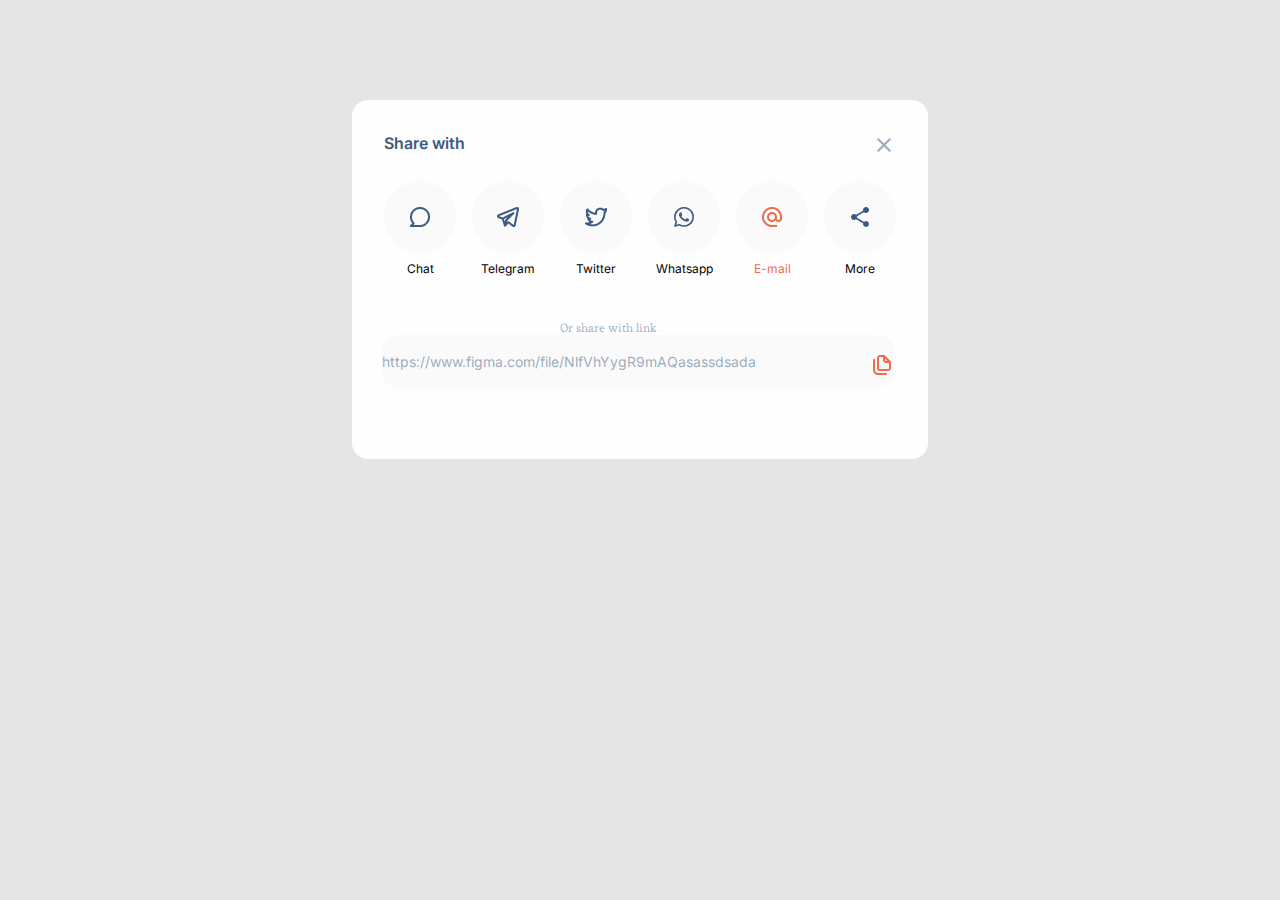
<file: 00-Resolvido/index.html>
<!DOCTYPE html>
<html lang="pt-br">
<head>
    <meta charset="UTF-8">
    <meta http-equiv="X-UA-Compatible" content="IE=edge">
    <meta name="viewport" content="width=device-width, initial-scale=1.0">
    <title>Card Resolvido</title>
    <link rel="stylesheet" href="./styles.css">
</head>
<body>
    <div class="container">
        <div class="card">
            <div class="card__header">
                <p class="card__header__title">Share with</p>
                <img class="card__header__icon-close" src="./assets/icon-close.png" alt="botão para fechar o modal">
            </div>
            <div class="card__content">
                <div class="icon-chat">
                    <div class="icon"></div>
                        <p class="text">Chat</p> 
                </div>
                <div class="icon-telegram">
                    <div class="icon"></div>
                     <p class="text">Telegram</p> 
                </div>
                <div class="icon-twitter">
                    <div class="icon"></div>
                        <p class="text">Twitter</p> 
                </div>
                <div class="icon-whatsapp">
                    <div class="icon"></div>
                        <p class="text">Whatsapp</p> 
                </div>
                <div class="icon-email">
                    <div class="icon"></div>
                        <p class="text">E-mail</p> 
                </div>
                <div class="icon-more">
                    <div class="icon"></div>
                        <p class="text">More</p> 
                </div>
                
            </div>
            <div class="card__footer">
                 <div class="card__footer-text"> 
                    <p >Or share with link</p>
                </div>
                     <div class="card__footer-link">
                         <a class="link" href="https://www.figma.com/file/NlfVhYygR9mAQasassdsada">https://www.figma.com/file/NlfVhYygR9mAQasassdsada</a>
                        <img  class="card__footer-img"src="assets/icon-copy.png" alt="botão de copiar">
                     </div>
            </div>
        </div>
    </div>
</body>
</html>
</file>
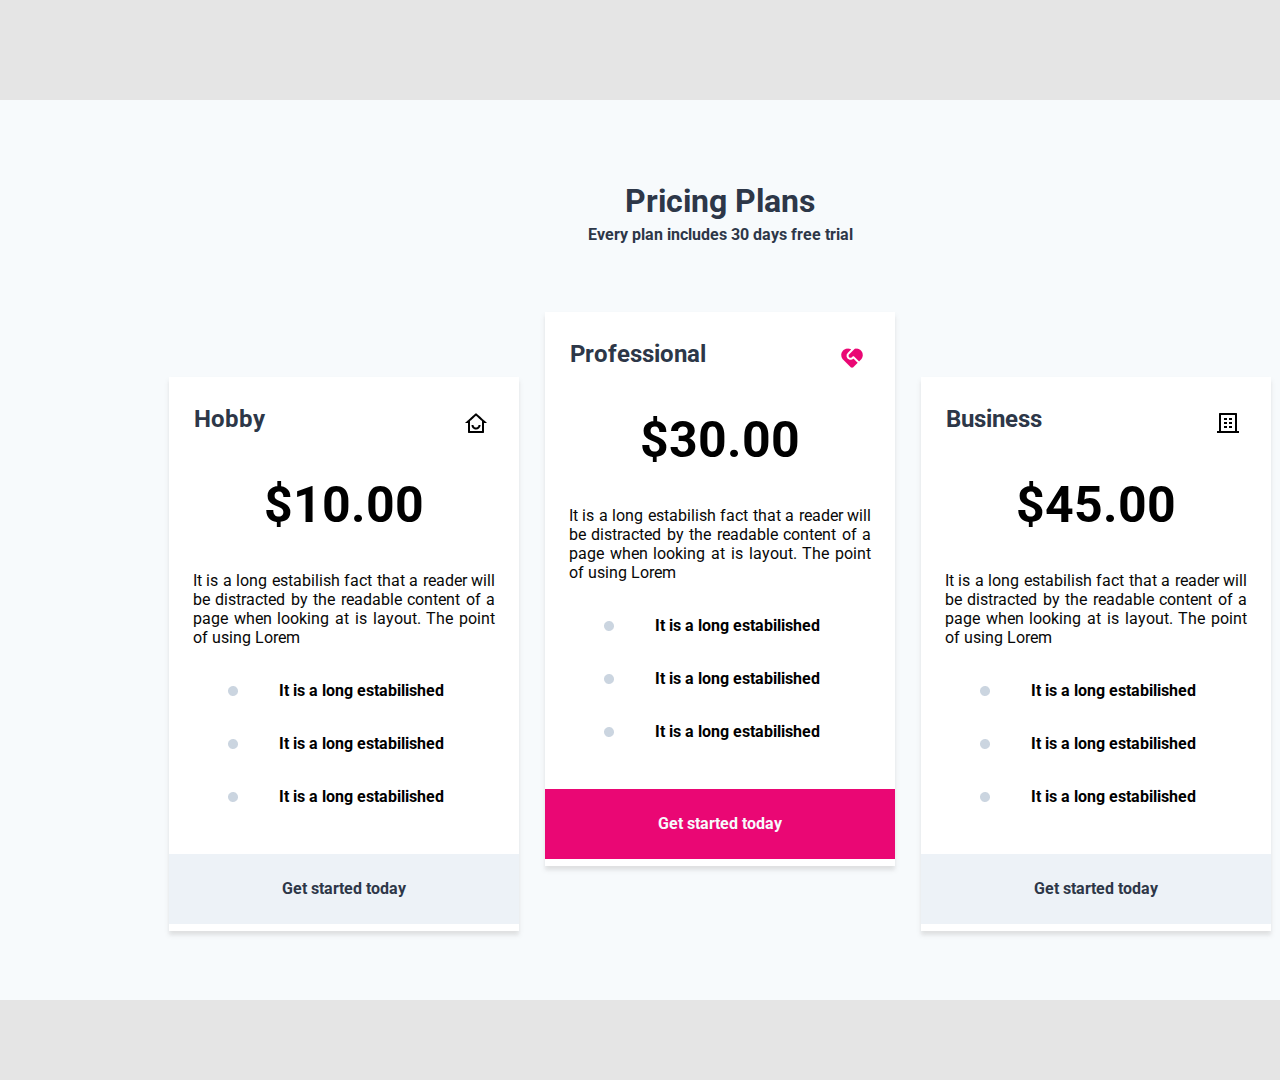
<file: 01-exercicio/index.html>
<!DOCTYPE html>
<html lang="pt-br">
<head>
    <meta charset="UTF-8">
    <meta http-equiv="X-UA-Compatible" content="IE=edge">
    <meta name="viewport" content="width=device-width, initial-scale=1.0">
    <title>Exericio Proposta 1</title>
    <link rel="stylesheet" href="styles.css">
</head>
<body>
    <div class="container">
        <div class="content">
            <header class="content__header">
                <h1 class="header__titulo">Pricing Plans</h1>
                <p class="header__text">Every plan includes 30 days free trial</p>
            </header>
            <main class="main">
                    <div class="card__main-left">
                        <h2 class="card__titulo">Hobby</h2>
                        <div class="card__vector">
                            <img  src="assets/Vector (4).png" alt="vector">
                        </div>
                        <p class="card__valor">$10.00</p>
                        <p class="card__text">It is a long estabilish fact that a reader will be distracted by the readable content of a page when looking at is layout. The point of using Lorem</p>
                        <div class="card__list">
                            <div class="elipse-list ">
                                <img src="assets/Ellipse 1.png" alt="elipse">
                            </div>
                            <p class="card__list-text">It is a long estabilished</p>
                            <div class="elipse-list ">
                                <img src="assets/Ellipse 1.png" alt="elipse">
                            </div>
                            <p class="card__list-text">It is a long estabilished</p>
                            <div  class="elipse-list ">
                                <img src="assets/Ellipse 1.png" alt="elipse"></div>
                            <p class="card__list-text">It is a long estabilished</p>
                        </div>
                        <div class="card__footer">
                            <p>Get started today</p>
                        </div>
                    </div>
                    <div class="card__main-center">
                        <h2 class="card__titulo">Professional</h2>
                        <div class="card__vector">
                            <img  src="assets/Vector (3).png" alt="vector">
                        </div>
                        <p class="card__valor">$30.00</p>
                        <p class="card__text">It is a long estabilish fact that a reader will be distracted by the readable content of a page when looking at is layout. The point of using Lorem</p>
                        <div class="card__list">
                            <div class="elipse-list ">
                                <img src="assets/Ellipse 1.png" alt="elipse">
                            </div>
                            <p class="card__list-text">It is a long estabilished</p>
                            <div class="elipse-list ">
                                <img src="assets/Ellipse 1.png" alt="elipse">
                            </div>
                            <p class="card__list-text">It is a long estabilished</p>
                            <div  class="elipse-list ">
                                <img src="assets/Ellipse 1.png" alt="elipse"></div>
                            <p class="card__list-text">It is a long estabilished</p>
                        </div>
                        <div class="card__footer-center">
                            <p>Get started today</p>
                        </div>
                    </div>
                    <div class="card__main-right">
                        <h2  class="card__titulo">Business</h2> 
                         <div class="card__vector">
                            <img src="assets/Vector (5).png" alt="vector">
                        </div>
                         <p class="card__valor">$45.00</p>
                         <p class="card__text">It is a long estabilish fact that a reader will be distracted by the readable content of a page when looking at is layout. The point of using Lorem</p>
                         <div class="card__list">
                            <div class="elipse-list ">
                                <img src="assets/Ellipse 1.png" alt="elipse">
                            </div>
                            <p class="card__list-text">It is a long estabilished</p>
                            <div class="elipse-list ">
                                <img src="assets/Ellipse 1.png" alt="elipse">
                            </div>
                            <p class="card__list-text">It is a long estabilished</p>
                            <div  class="elipse-list ">
                                <img src="assets/Ellipse 1.png" alt="elipse"></div>
                            <p class="card__list-text">It is a long estabilished</p>
                        </div>
                        <div class="card__footer">
                            <p>Get started today</p>
                        </div>
                    </div>
            </main>
        </div>
    </div>
</body>
</html>
</file>
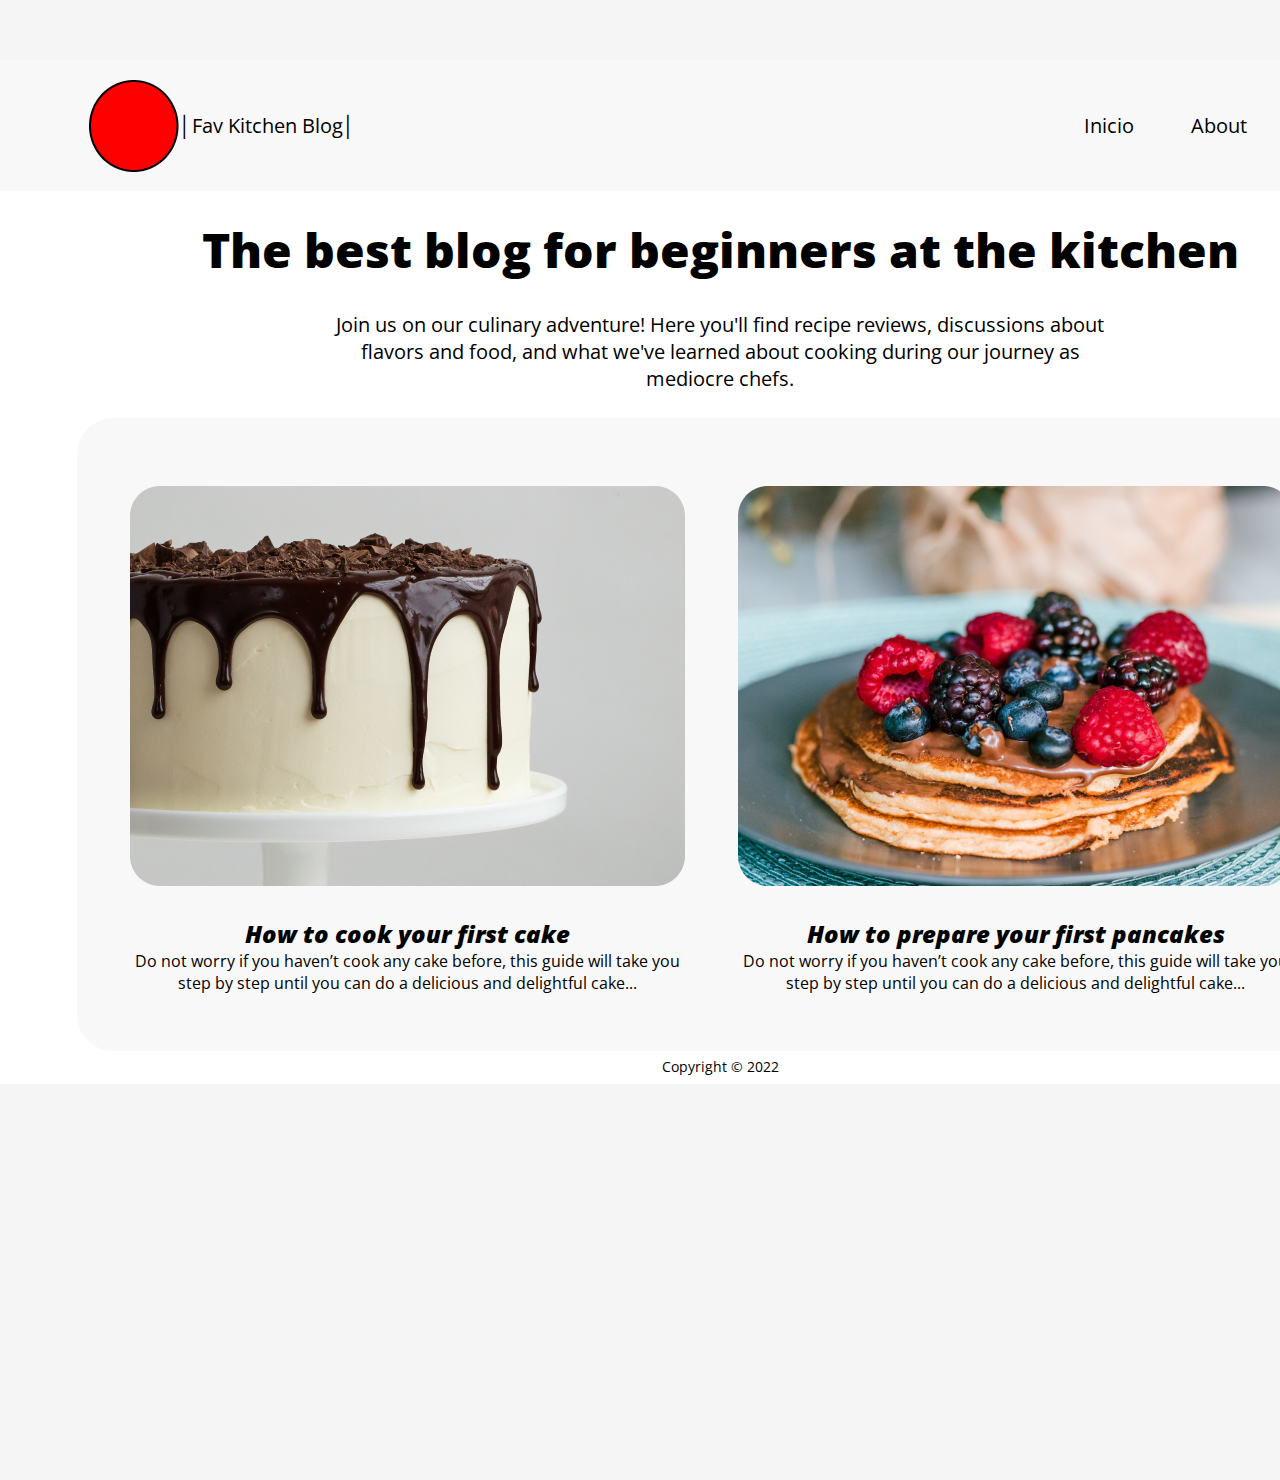
<file: 02-exercicio/index.html>
<!DOCTYPE html>
<html lang="pt-br">
<head>
    <meta charset="UTF-8">
    <meta http-equiv="X-UA-Compatible" content="IE=edge">
    <meta name="viewport" content="width=device-width, initial-scale=1.0">
    <title>Resolução exercício 02</title>
    <link rel="stylesheet" href="styles.css">
</head>
<body>
    <div class="container">
        <div class="container__content">
            <header class="content__header">
                    <img class="header__logo" src="assets/Logo.png" alt="logo">
                    <p class="header__text"> │Fav Kitchen Blog│</p>
                <nav class="header__menu">
                    <a href="#">Inicio</a>
                    <a href="#">About</a>
                    <a href="#">Contacto</a>
                </nav>
            </header>
            <main class="main">
                <h1 class="main__titulo">The best blog for beginners at the kitchen</h1>
                <p class="main__text">Join us on our culinary adventure! Here you'll find recipe reviews, discussions about flavors and food, and what we've learned about cooking during our journey as mediocre chefs. </p>
                <section class="section">
                    <div class="section__img">
                        <img src="assets/unsplash_vdx5hPQhXFk.png" alt="bolo">
                        <h2 class="section__titulo">How to cook your first cake</h2>
                        <p class="section__text">Do not worry if you haven’t cook any cake before, this guide will take you step by step until you can do a delicious and delightful cake...</p>
                    </div>
                    <div  class="section__img">
                        <img src="assets/unsplash_ZgRTuPsmFQg.png" alt="">
                        <h2 class="section__titulo">How to prepare your first pancakes</h2>
                        <p class="section__text">Do not worry if you haven’t cook any cake before, this guide will take you step by step until you can do a delicious and delightful cake...</p>
                    </div>
                </section>
            </main>
            <footer class="footer">
                <p>Copyright © 2022</p>
            </footer>
        </div>
    </div>
</body>
</html>
</file>
<file: 00-Resolvido/styles.css>
@charset "utf-8";

@import url('https://fonts.googleapis.com/css2?family=Esteban&family=Inter:wght@400;600&display=swap');

*{
    margin:0;
    padding: 0;
    box-sizing: border-box;
}
.container{
    background: #E5E5E5;
    width: 100vw;
    height: 100vh;
    padding-top: 100px;
}
.card{
    width: 576px;
    height: 359px;
    margin: auto;
    background: #FEFEFE;
    border-radius: 16px;
}
.card__header{
    width: 512px;
    margin: auto;
    padding-top: 33px;
}
.card__header__title{
    float:left;
    font-family: 'Inter';
    font-style: normal;
    font-weight: 600;
    font-size: 16px;
    line-height: 20px;
    color: #3D5A80;

}
.card__header__icon-close{
    float: right;
    cursor: pointer;
}
.card__content{
    width: 512px;
    margin: auto;
    margin-top: 48px;
    
}

.icon-chat, .icon-telegram, .icon-twitter, .icon-whatsapp, .icon-email, .icon-more{
    float: left;
    width: 72px;
    height: 95px;

}
.icon-telegram, .icon-twitter, .icon-whatsapp, .icon-email, .icon-more{
 margin-left: 16px;
}
.icon{
    width: 72px;
    height: 72px;
}
.icon-chat .icon{
    background-image: url(./assets/icon-chat.png);
    background-repeat: no-repeat;
    background-position: center;
    background-color:rgba(157,157,157,0.04) ;
    border-radius: 37.3333px;

}
.icon-telegram .icon{
    background-image: url(./assets/icon-telegram.png);
    background-repeat: no-repeat;
    background-position: center;
    background-color:rgba(157,157,157,0.04) ;
    border-radius: 37.3333px;
}
.icon-twitter .icon{
    background-image: url(./assets/icon-twitter.png);
    background-repeat: no-repeat;
    background-position: center;
    background-color:rgba(157,157,157,0.04) ;
    border-radius: 37.3333px;
}
.icon-whatsapp .icon{
    background-image: url(./assets/icon-whats.png);
    background-repeat: no-repeat;
    background-position: center;
    background-color:rgba(157,157,157,0.04) ;
    border-radius: 37.3333px;
}
.icon-email .icon{
    background-image: url(./assets/icon-email.png);
    background-repeat: no-repeat;
    background-position: center;
    background-color:rgba(157,157,157,0.04) ;
    border-radius: 37.3333px;
}
.icon-more .icon{
    background-image: url(./assets/icon-share.png);
    background-repeat: no-repeat;
    background-position: center;
    background-color:rgba(157,157,157,0.04) ;
    border-radius: 37.3333px;
}
.text{
    text-align: center;
    font-family:"Inter";
    font-weight: 400;
    font-style: normal;
    font-size: 12px;
    line-height: 15px;
    margin-top: 8px;
}
.icon-email .text{
    color: #EE6C4D;
}
.card__footer{
    height: 84px;
    width: 512px;
    margin-top:187px
   
}
.card__footer-text{
     text-align: center;
     font-family:'Esteban';
    font-style: normal;
    font-weight: 400;
    font-size: 12px;
    line-height: 15px;
    text-align: center;
    color: rgba(61, 90, 128, 0.5);
}
.card__footer-img{
    width: 24px;
    height: 24px;
    float: right;
    cursor: pointer;
}
.card__footer-link{
    margin-left: 30px;
    width: 512px;
    height: 53px;
    background: rgba(157, 157, 157, 0.04);
    border-radius: 16px;
    padding-top:18px;
}
.link{
    text-decoration: none;
    font-family: 'Inter';
    font-style: normal;
    font-weight: 400;
    font-size: 14px;
    line-height: 18px;
    color: rgba(61, 90, 128, 0.5);  

    
}
</file>
<file: 01-exercicio/styles.css>
@charset "utf-8";
@import url('https://fonts.googleapis.com/css2?family=Roboto:wght@400;700&display=swap');

*{
    margin: 0px;
    padding: 0px;
    box-sizing: border-box;
    font-family: 'Roboto', sans-serif;
}
.container{
    background:#E5E5E5;
    width: 100vw;
    height: 1080px;
    padding-top: 100px;
  
}
.content{
    margin: auto;
    width: 1440px;
    height: 900px;
    background-color: #F7FAFC;
    
}
.content__header{
   text-align: center;
   color: #2D3748;
}
.header__titulo{
     padding-top: 82px;
     color: #2D3748;
}
.header__text{
    padding-top: 5px;
    font-weight: 700;
    color: #2D3748;
}
.main{
  margin-left: 169px;
}

.card__main-left{
    color: #2D3748;
    float: left;
    width: 350px;
    margin-right: 26px;
    height: 554px;
    margin-top:133px;
    background-color: #FFFFFF;
    box-shadow: 0px 4px 4px rgba(152, 149, 149, 0.25);
}
.card__main-center{
    float: left;
    width: 350px;
    height: 554px;
    margin-top: 68px;
    margin-right: 26px;
    background-color: #FFFFFF;
    box-shadow: 0px 4px 4px rgba(152, 149, 149, 0.25);
}
.card__main-right{
    float: left;
    width: 350px;
    height: 554px;
    margin-top: 133px;
    background-color: #FFFFFF;
    box-shadow: 0px 4px 4px rgba(152, 149, 149, 0.25);
}
.card__footer{
    Width:350px;
    Height:70px;
    margin-top:48px;
    background-color: #EDF2F7;
    font-style: normal;
    font-weight: 700;
    font-size: 16px;
    color: #2D3748 ;
    padding-top:25px ;
    text-align: center;

}
.card__footer-center{
    Width:350px;
    Height:70px;
    margin-top:48px;
    background-color:  #EA0774;
    font-style: normal;
    font-weight: 700;
    font-size: 16px;
    color:#F7FAFC ;
    padding-top:25px ;
    text-align: center;

}
.card__titulo{
   float: left;
   margin-left:25px;
   padding-top:28px;
   color: #2D3748;
}
.card__vector{
    float: right;
    margin-right:32px;
    margin-top: 36px;
}
.card__valor{
    margin-top:99px ;
    text-align: center;
    font-style: normal;
    font-weight: 700;
    font-size: 50px;
    line-height: 59px;
    color: #000000;
}
.card__text{
    margin-top:36px ;
    font-style: normal;
    font-weight: 400;
    font-size: 16px;
    text-align: justify;
    padding-left: 24px;
    padding-right: 24px;
    color: #080808;
}
.card__list{
    text-align: center;
    padding-right: 34px;
    color: #000000;
    
}
.card__list-text{
    padding-top: 34px;
    font-weight: 700;
    font-size: 16px;
   
}
.elipse-list{
    padding-top: 34px;
    float: left;
    margin-left: 59px;
    font-style: normal;
    
}
</file>
<file: 02-exercicio/styles.css>
@charset "utf-8";
@import url('https://fonts.googleapis.com/css2?family=Open+Sans:wght@400;800&display=swap');

*{
    margin: 0;
    padding: 0;
    box-sizing: border-box;
    font-family: 'Open Sans', sans-serif;
}
.container{
    background-color: #F5F5F5;
    width: 100vw;
    height: 1480px;
    padding-top: 60px;
   
}
.container__content{
    width: 1440px;
    height: 1024px;
    background-color: #FFFFFF;
    margin: auto;
    
}
.content__header{ 
   
    width: 1440px;
    height: 131px;
    background-color: rgba(217, 217, 217, 0.19);
}
.header__logo{
    float: left;
    padding-left: 89px;
    padding-top: 20px;
}
.header__text{
    float: left;
    padding-top: 52px;
    font-style: normal;
    font-weight: 400;
    font-size: 20px;
    line-height: 27px;
    color: #000000;
}
.header__menu{
    float: right;
    font-style: normal;
    font-weight: 400;
    font-size: 20px;
    line-height: 27px;
    margin-top: 52px;
}
a{
    text-decoration: none;
    color: #000000;
    margin-right: 52px;
   
}
.main__titulo{
    font-weight: 800;
    font-size: 48px;
    line-height: 65px;
    color: #000000;
    text-align: center;
    padding-top: 26px;
}
.main__text{
    font-style: normal;
    font-weight: 400;
    font-size: 20px;
    line-height: 27px;
    text-align: center;
    color: #000000;
    padding-left: 321px;
    padding-right: 321px;
    padding-top: 29px;

}
.section{
    margin: auto;
    width: 1286px;
    height: 633px;
    left: 56px;
    top: 344px;
    background: rgba(217, 217, 217, 0.18);
    border-radius: 36px;
    margin-top: 26px;
}
.section__img{
    float: left;
    width: 555px;
    height: 400px;
    left: 119px;
    top: 412px;
    border-radius: 30px;
    margin-left: 53px;
    padding-top: 68px;
}
.section__titulo{
    font-style: italic;
    font-weight: 800;
    font-size: 24px;
    line-height: 33px;
    color: #000000;
    text-align: center;
    padding-top: 26px;
}
.section__text{
    font-style: normal;
    font-weight: 400;
    font-size: 16px;
    line-height: 22px;
    text-align: center;
    color: #000000;
}
.footer{
    font-style: normal;
    font-weight: 400;
    font-size: 14px;
    line-height: 19px;
    align-items: center;
    text-align: center;
    color: #000000;
    padding-top: 6px;
}
</file>
